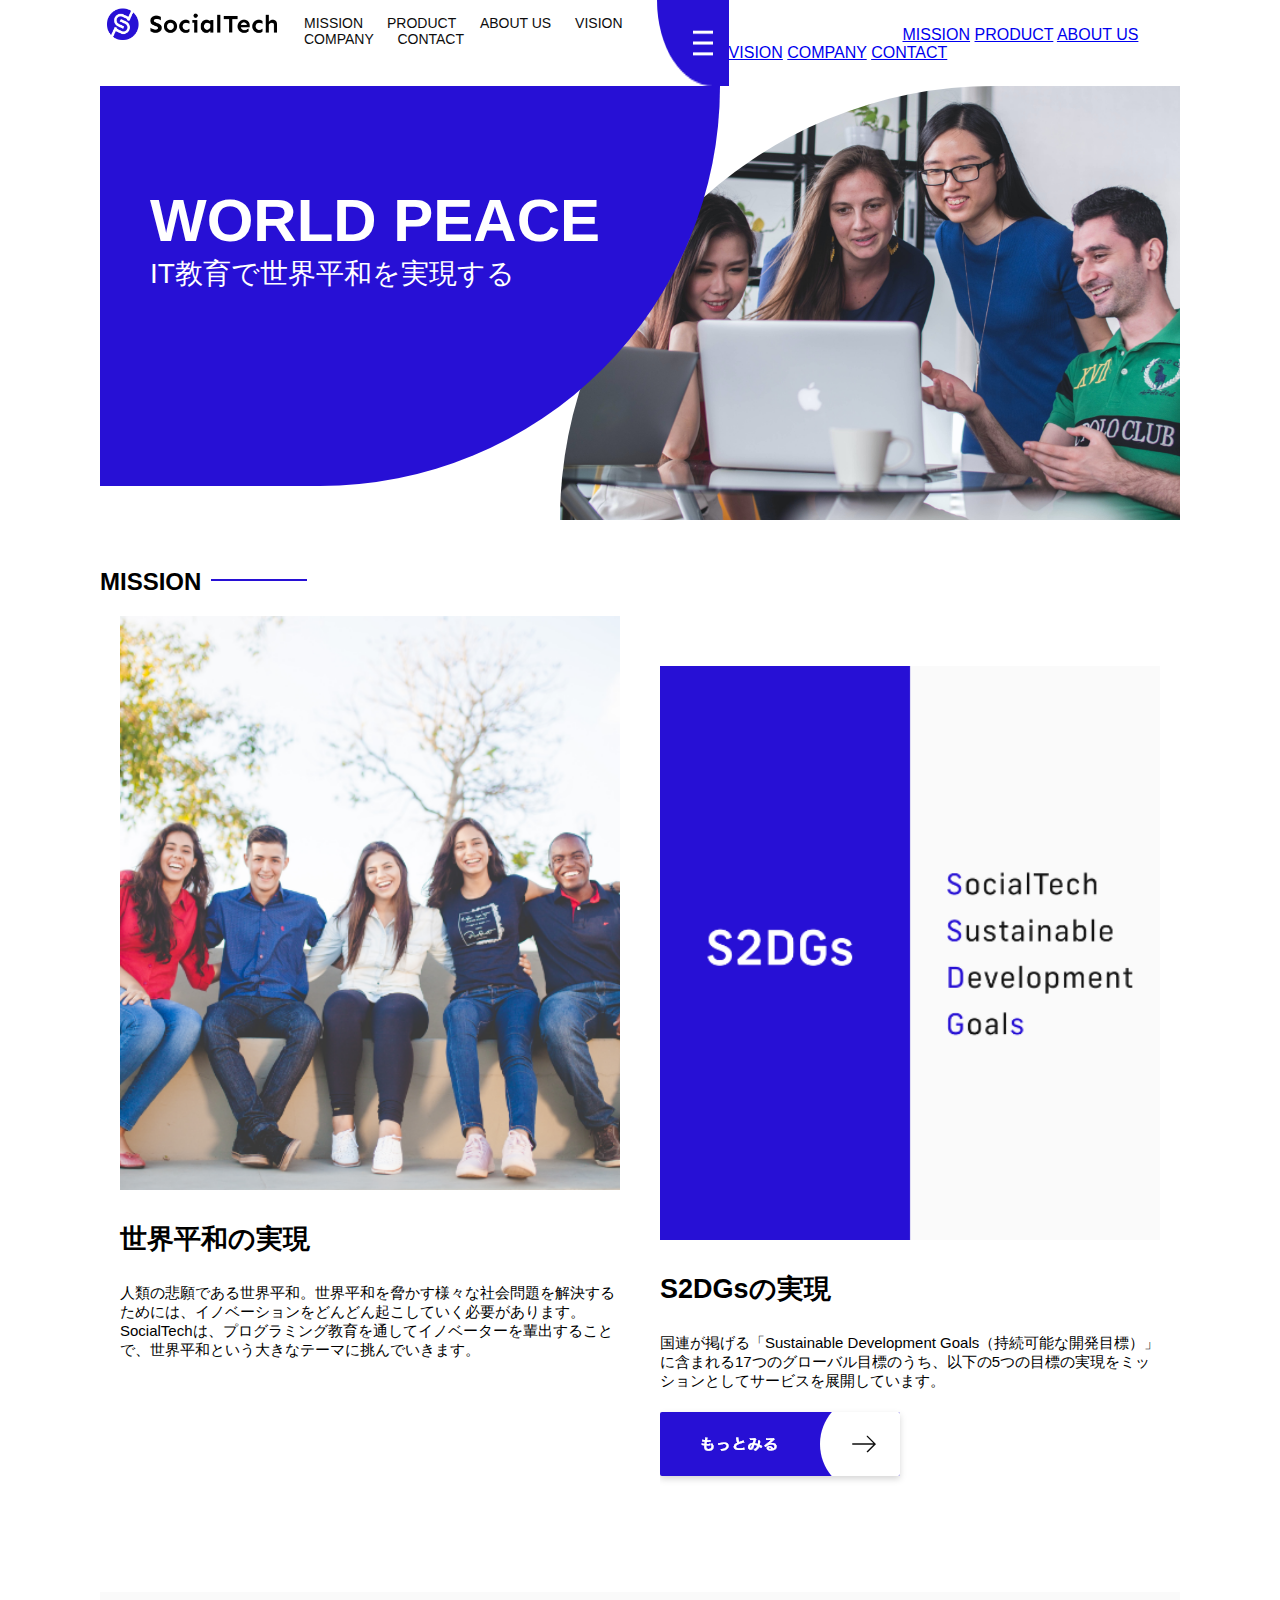
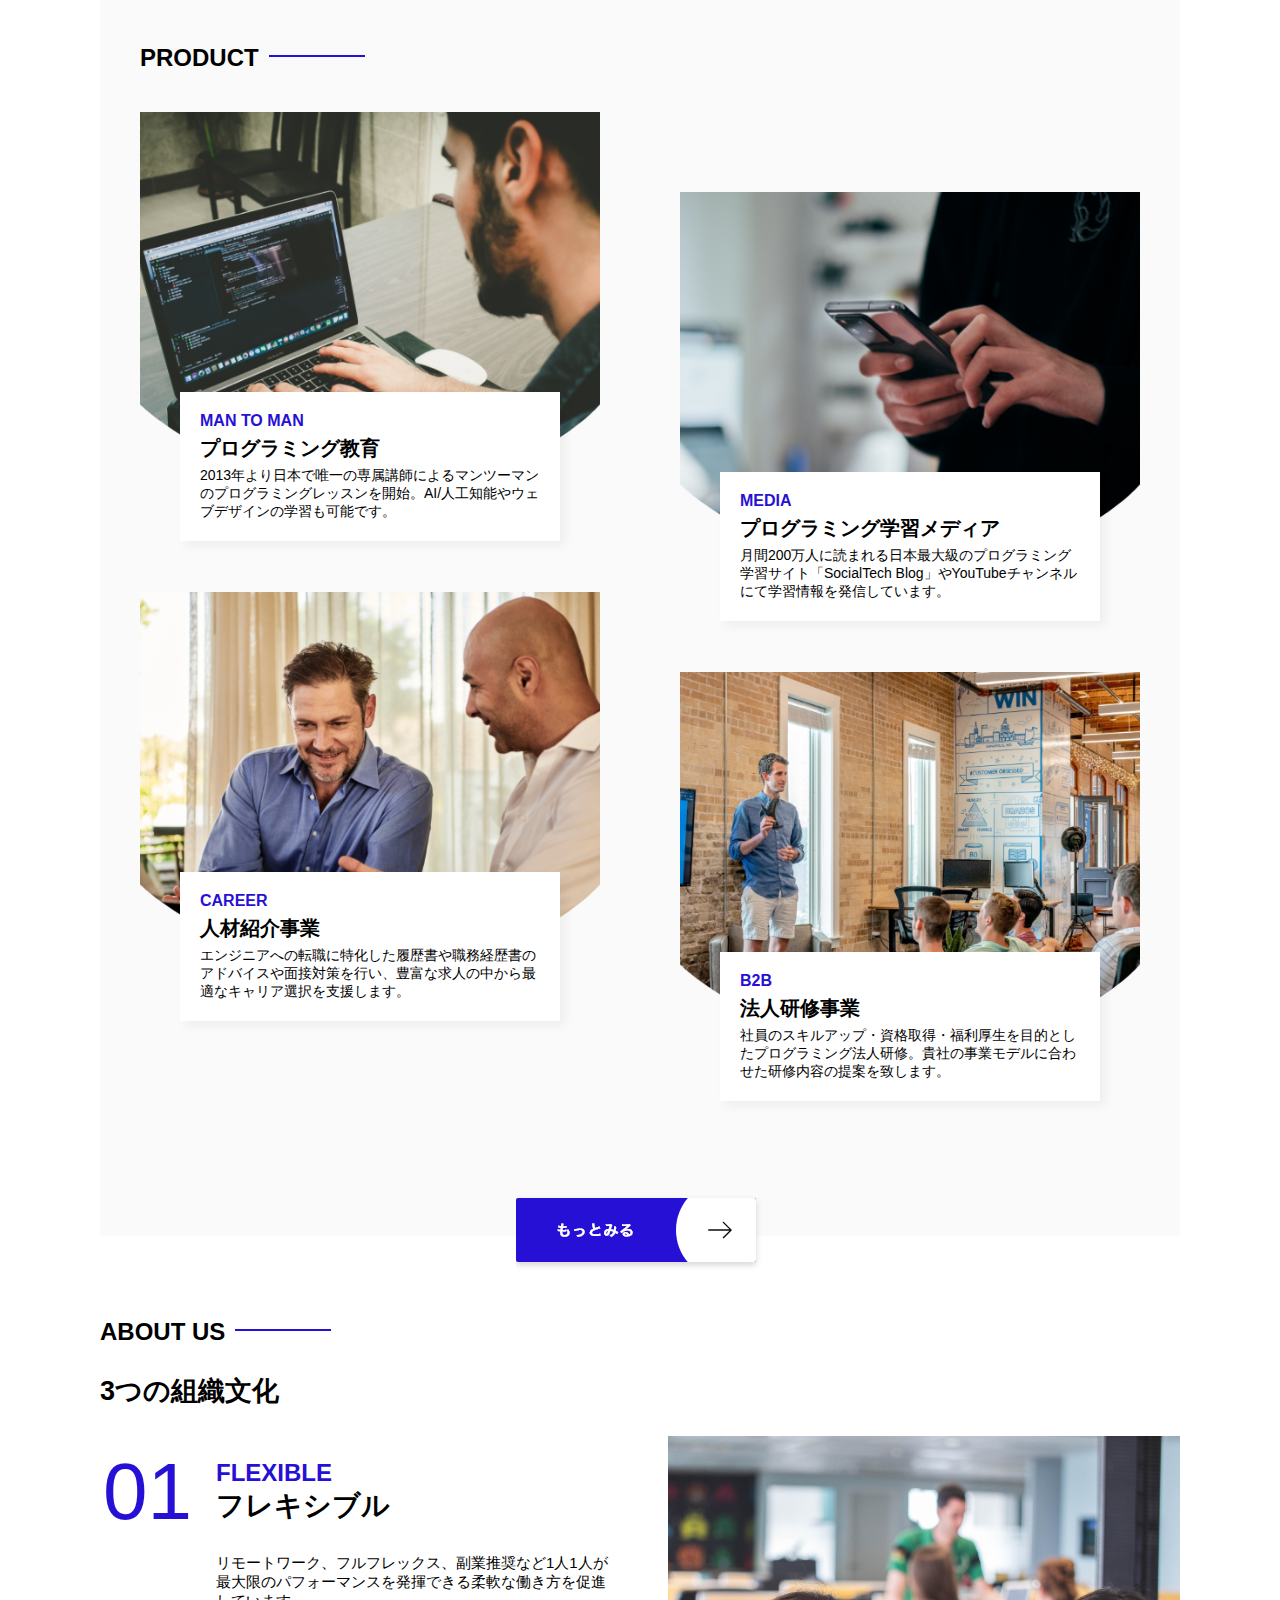
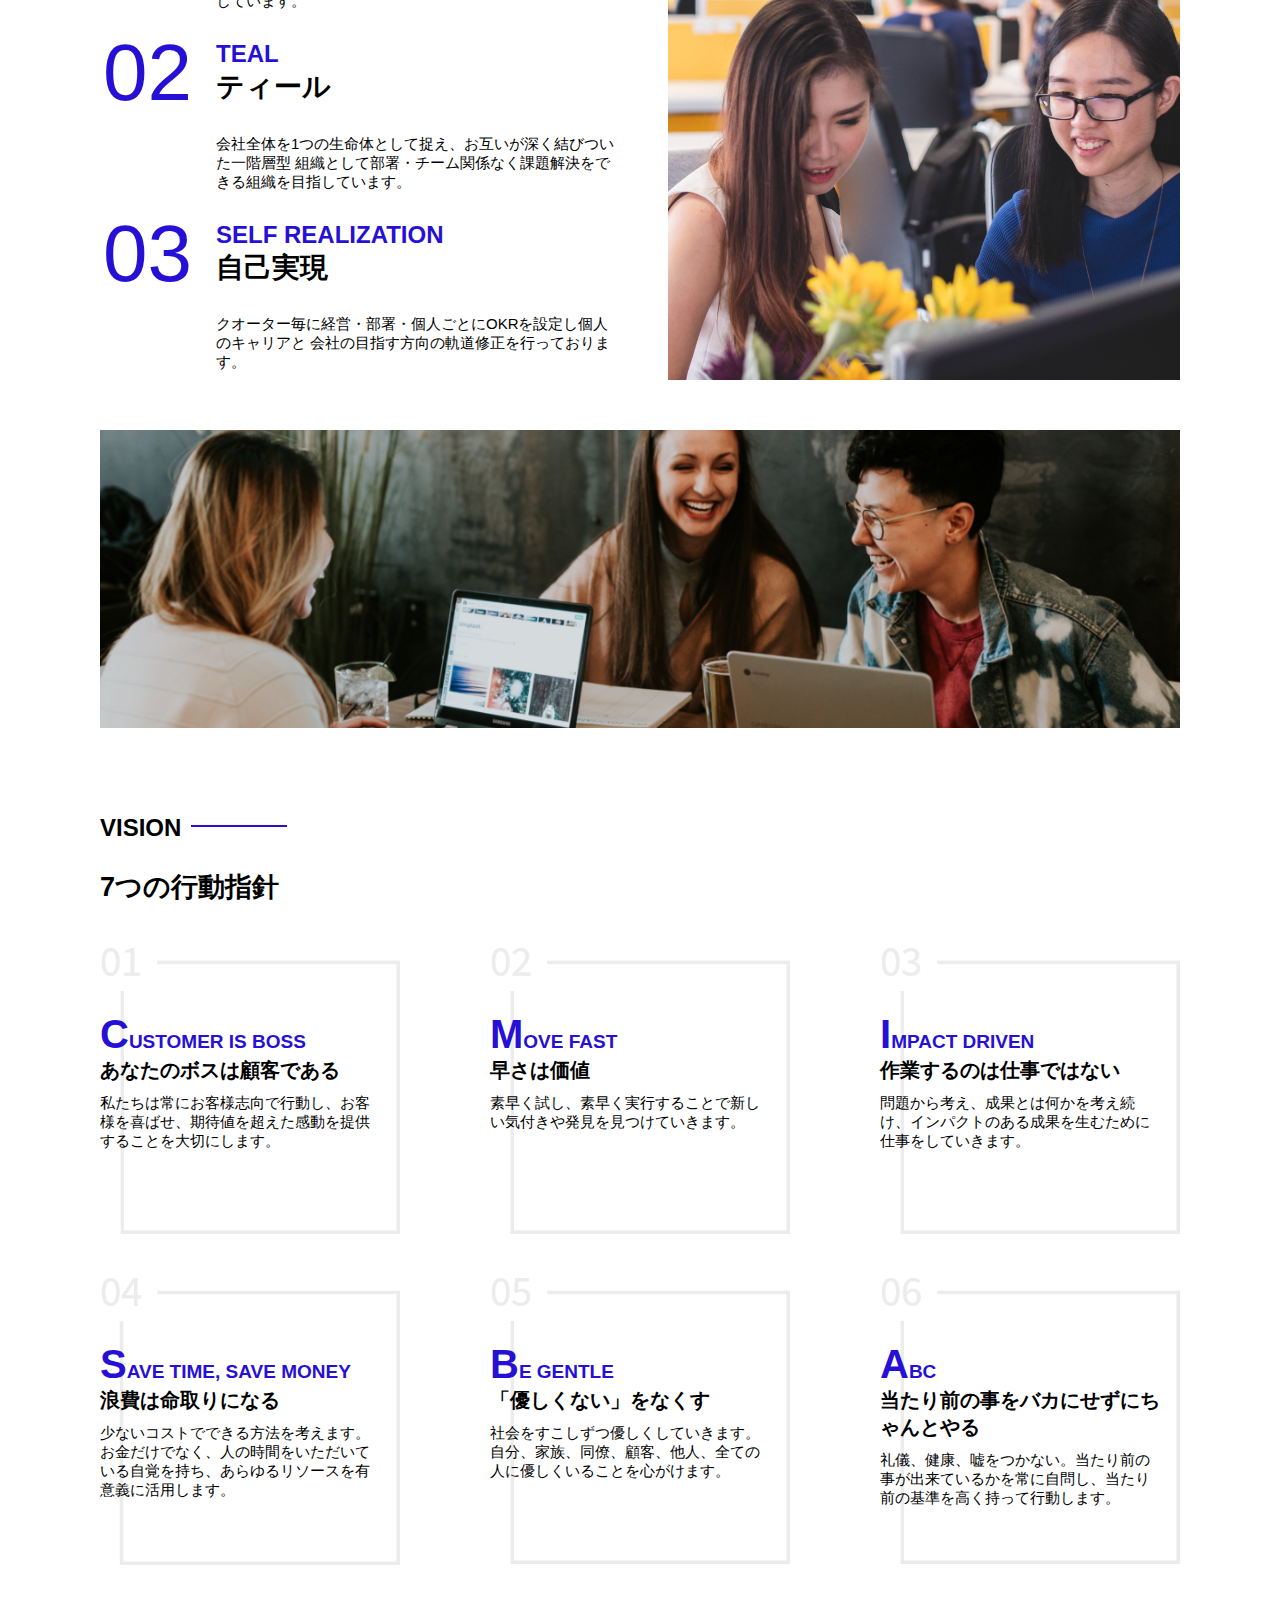
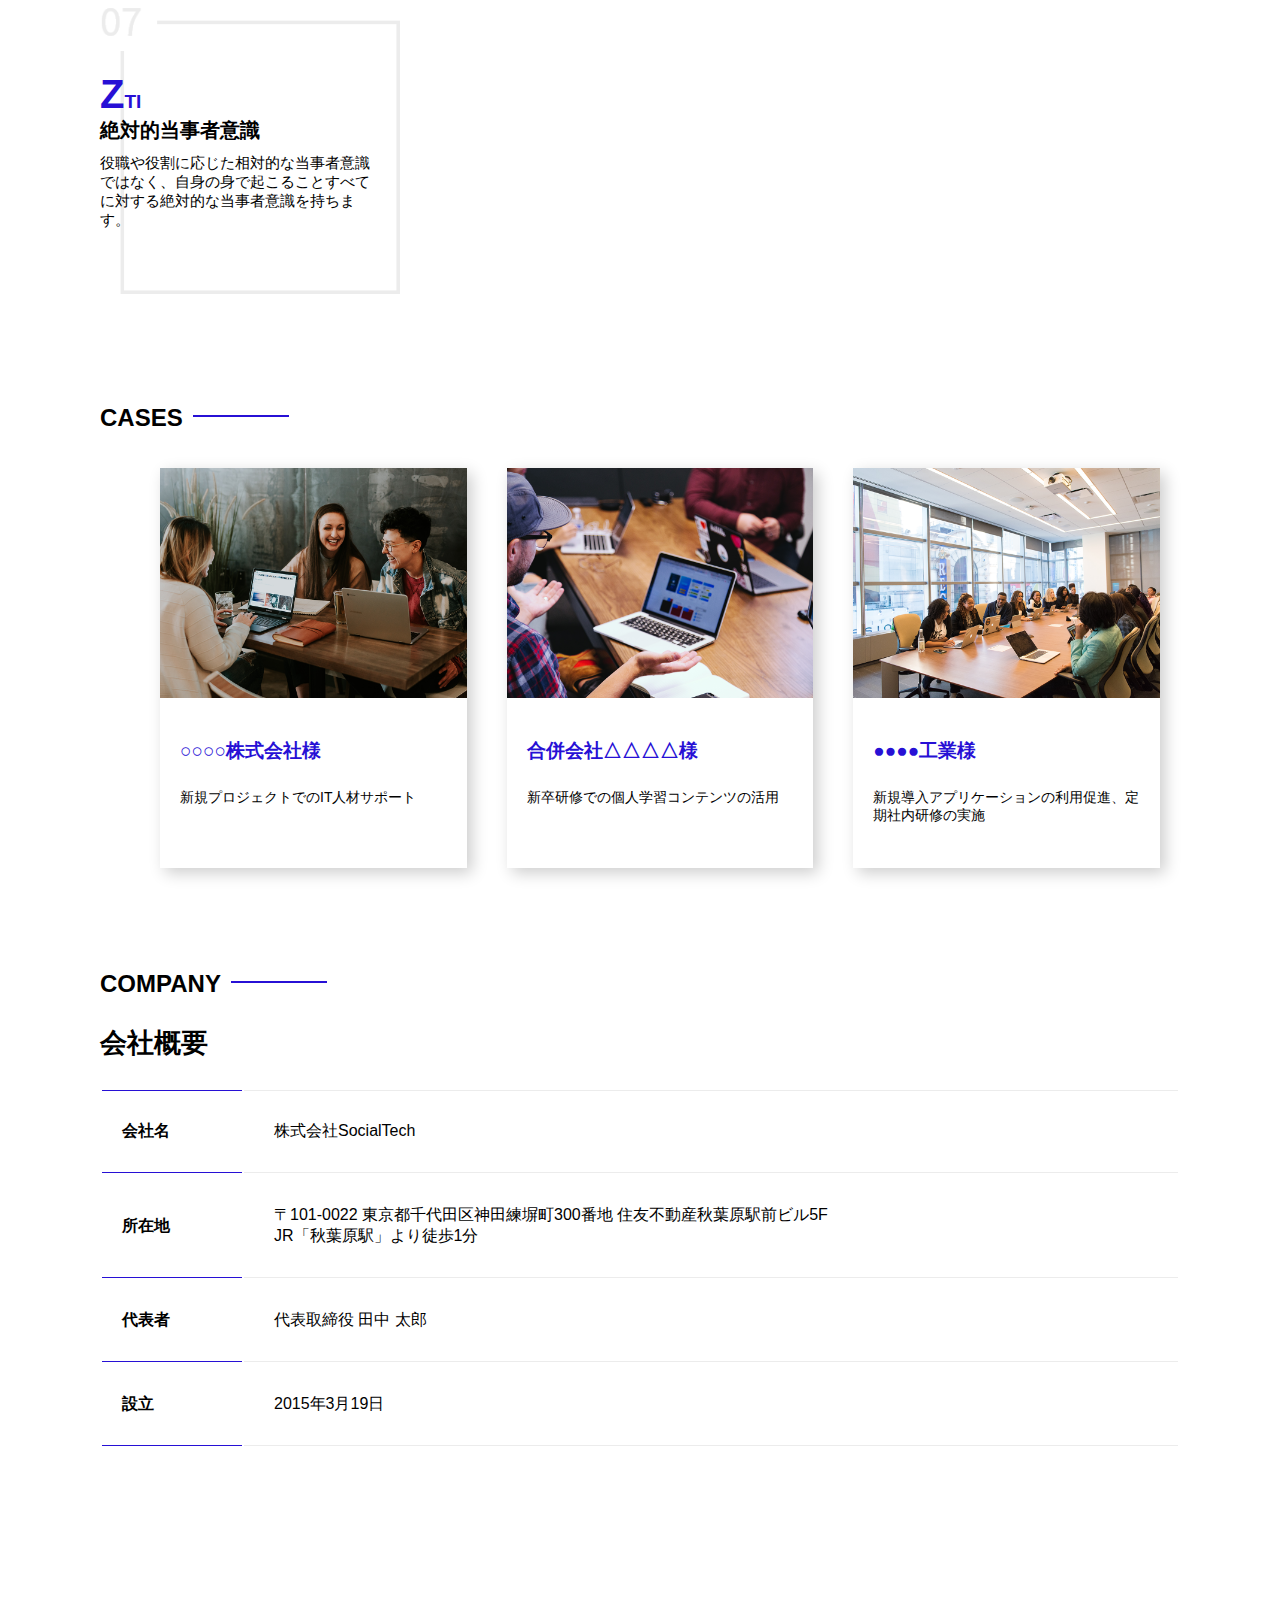
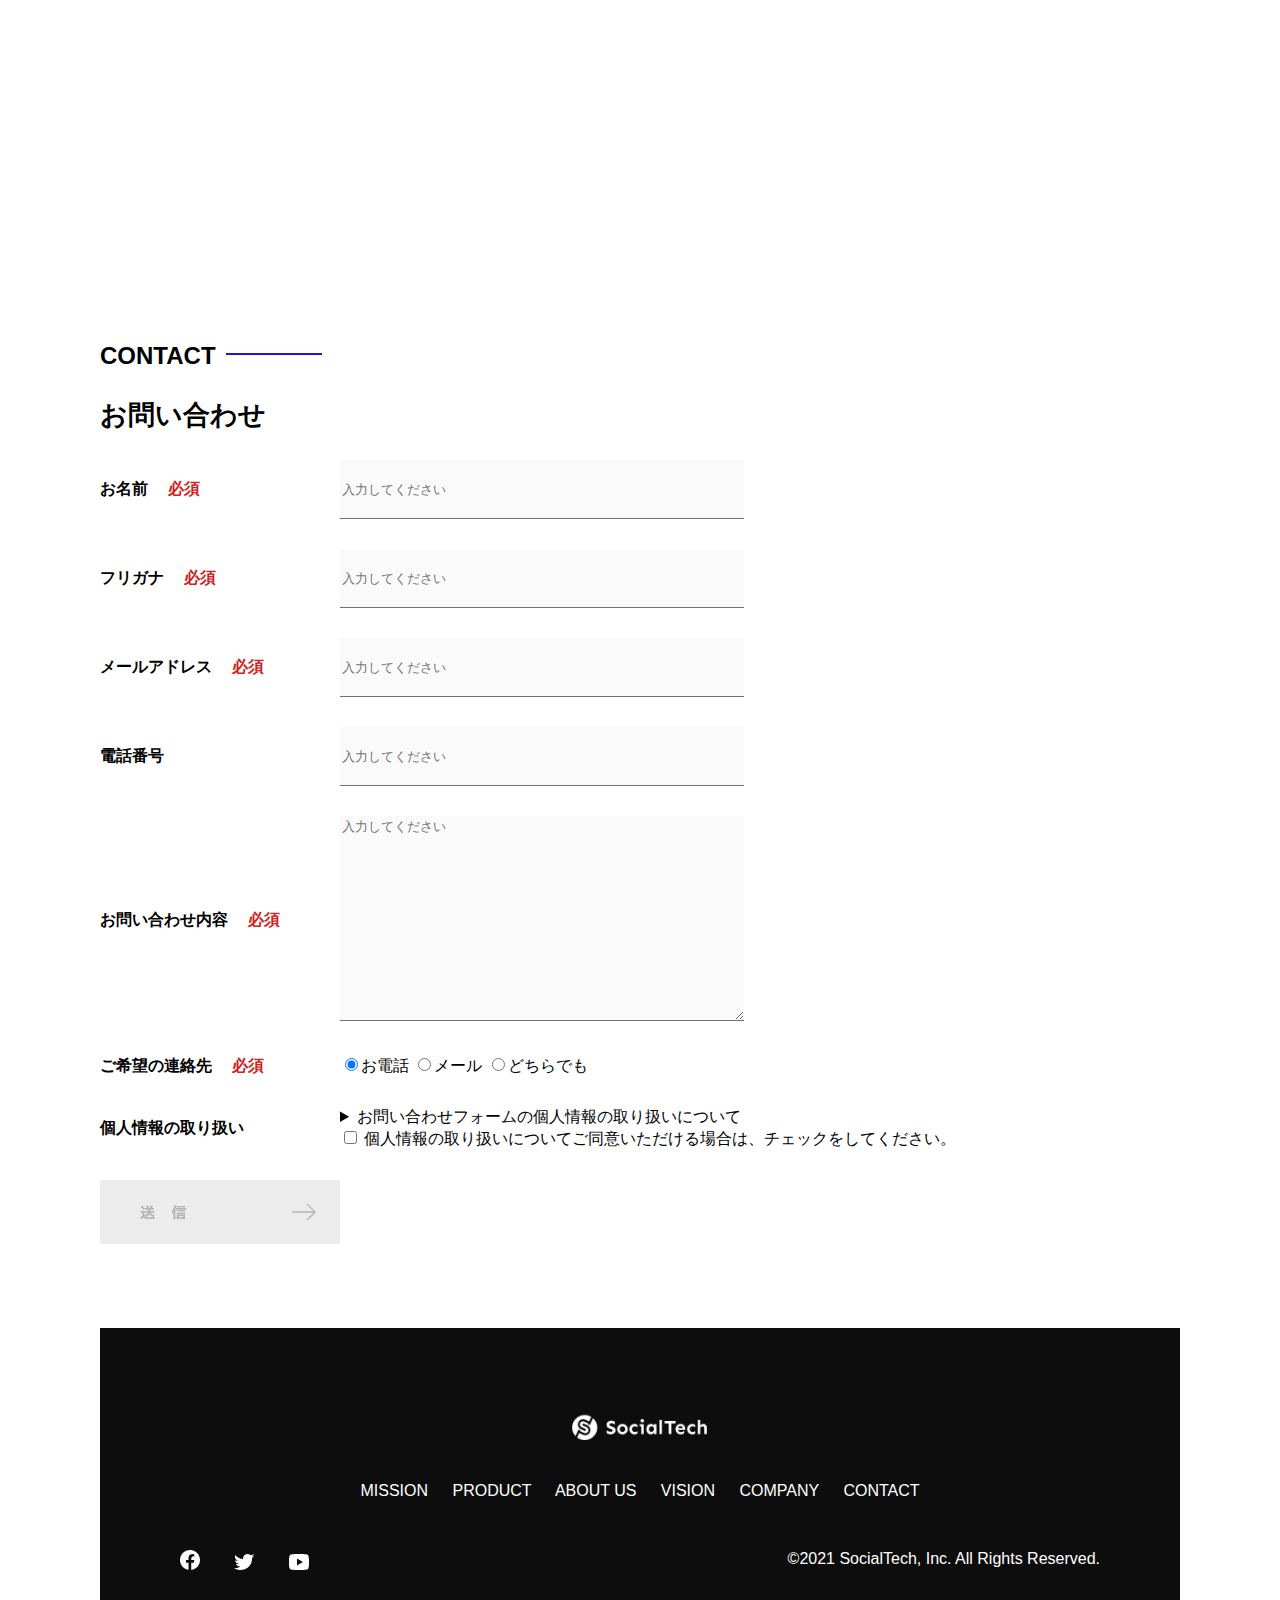
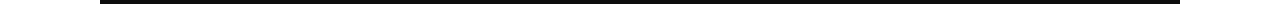
<file: socialtech/index.html>
<!DOCTYPE html>
  <html>
  <head>
    <title>SocialTech</title>
    <meta charset="UTF-8">
    <meta name="description" content="SocialTechはEdTech業界のリーディングカンパニーを目指します。">
    <meta name="viewport" content="width=device-width, initial-scale=1.0">
    <link rel="stylesheet" href="style.css">
  </head>

  <body>
    <!-- ヘッダー -->
    <header>
      <!-- ロゴ -->
      <a href="index.html" id="logo"><img src="images/logo.png" alt="トップページに戻る"></a>

      <!-- ナビ -->
      <nav id="nav-pc">
        <a href="mission.html">MISSION</a>
        <a href="product.html">PRODUCT</a>
        <a href="index.html#aboutus">ABOUT US</a>
        <a href="index.html#vision">VISION</a>
        <a href="index.html#company">COMPANY</a>
        <a href="index.html#contact">CONTACT</a>
      </nav>

      <img id="menu-sp" src="images/button-menu.png" alt="ナビゲーションを開く" onclick="document.getElementById('nav-sp').style.display = 'block'">

      <nav id="nav-sp">
        <img id="close" src="images/button-close.png" alt="ナビゲーションを閉じる" onclick="document.getElementById('nav-sp').style.display = 'none'">
        <a id="logo-sp" href="index.html" onclick="document.getElementById('nav-sp').style.display = 'none'"><img
            src="images/logo-sp.png" alt="トップページに戻る"></a>
        <a class="menu" href="mission.html" onclick="document.getElementById('nav-sp').style.display = 'none'">MISSION</a>
        <a class="menu" href="product.html" onclick="document.getElementById('nav-sp').style.display = 'none'">PRODUCT</a>
        <a class="menu" href="index.html#aboutus" onclick="document.getElementById('nav-sp').style.display = 'none'">ABOUT
          US</a>
        <a class="menu" href="index.html#vision"
          onclick="document.getElementById('nav-sp').style.display = 'none'">VISION</a>
        <a class="menu" href="index.html#company"
          onclick="document.getElementById('nav-sp').style.display = 'none'">COMPANY</a>
        <a class="menu" href="index.html#contact"
          onclick="document.getElementById('nav-sp').style.display = 'none'">CONTACT</a>
        <div id="sns">
          <a href="https://www.facebook.com/sejuku2013"><img src="images/button-facebook.png" alt="Facebookのリンク"></a>
          <a href="https://twitter.com/samuraijuku"><img src="images/button-twitter.png" alt="Twitterのリンク"></a>
          <a href="https://www.youtube.com/channel/UCCFOQO5aDK0xXam4cUQXT8g"><img src="images/button-youtube.png" alt="YouTubeのリンク"></a>
        </div>
      </nav>

    </header>

    <main>
      <article>
        <section id="main-visual">
          <div id="main-message">
            <h1>WORLD PEACE</h1>
            <p>IT教育で世界平和を実現する</p>
          </div>
          <img src="images/index/index-main.png" alt="PCの周りに集まる多国籍の仲間たち">
        </section>
        <!-- ここまでメインビジュアル -->

        <section id="mission">
          <h2 class="index-h2">MISSION</h2>
          <div id="mission-flex">
            <div>
              <img id="mission-photo" src="images/index/index-mission.png" alt="屋外のベンチで写真を撮影する多国籍の仲間たち">
              <h3>世界平和の実現</h3>
              <p>人類の悲願である世界平和。世界平和を脅かす様々な社会問題を解決するためには、イノベーションをどんどん起こしていく必要があります。SocialTechは、プログラミング教育を通してイノベーターを輩出することで、世界平和という大きなテーマに挑んでいきます。</p>
            </div>
            <div>
              <img id="s2dgs" src="images/index/s2dgs.png" alt="S2DGs">
             <h3>S2DGsの実現</h3>
             <p>国連が掲げる「Sustainable Development Goals（持続可能な開発目標）」に含まれる17つのグローバル目標のうち、以下の5つの目標の実現をミッションとしてサービスを展開しています。</p>
             <a href="mission.html">
               <img src="images/button-more.png" alt="もっとみる">
             </a>
            </div>
          </div>
        </section>
        <!-- ここまでミッションページ -->

        <section id="product">
          <h2 class="index-h2">PRODUCT</h2>
          <div>
            <div id="product-left">

              <div>
                <img class="product-photo" src="images/index/index-mantoman.png" alt="PCでコードを書く男性">
                <div class="product-explain">
                  <span>MAN TO MAN</span>
                  <h3>プログラミング教育</h3>
                  <p>2013年より日本で唯一の専属講師によるマンツーマンのプログラミングレッスンを開始。AI/人工知能やウェブデザインの学習も可能です。</p>
                </div>
              </div>

              <div>
                <img class="product-photo" src="images/index/index-career.png" alt="笑顔で話し合う2人の男性">
                <div class="product-explain">
                  <span>CAREER</span>
                  <h3>人材紹介事業</h3>
                  <p>エンジニアへの転職に特化した履歴書や職務経歴書のアドバイスや面接対策を行い、豊富な求人の中から最適なキャリア選択を支援します。</p>
                </div>
              </div>

            </div>

            <div id="product-right">
                <div>
                  <img class="product-photo" src="images/index/index-media.png" alt="スマートフォンを操作する人">
                  <div class="product-explain">
                    <span>MEDIA</span>
                    <h3>プログラミング学習メディア</h3>
                    <p>月間200万人に読まれる日本最大級のプログラミング学習サイト「SocialTech Blog」やYouTubeチャンネルにて学習情報を発信しています。</p>
                  </div>
                </div>

              <div>
                <img class="product-photo" src="images/index/index-b2b.png" alt="講演中の男性とそれを聴く人々">
                <div class="product-explain">
                 <span>B2B</span>
                 <h3>法人研修事業</h3>
                 <p>社員のスキルアップ・資格取得・福利厚生を目的としたプログラミング法人研修。貴社の事業モデルに合わせた研修内容の提案を致します。</p>
                </div>
              </div>
            </div>
          </div>

          <div>
            <a id="product-more" href="product.html">
              <img src="images/button-more.png" alt="もっとみる">
            </a>
          </div>
        </section>

        <section id="aboutus">
          <h2>ABOUT US</h2>
          <h3>3つの組織文化</h3>
          <div>
            <table class="culture-table">
              <tr>
                <td>
                  <span class="culture-num">01</span>
                </td>
                <td>
                  <span class="culture-en">FLEXIBLE</span>
                  <span class="culture-jp">フレキシブル</span>
                </td>
              </tr>
              <tr>
                <td></td>
                <td>
                  <p class="culture-description">
                  リモートワーク、フルフレックス、副業推奨など1人1人が最大限のパフォーマンスを発揮できる柔軟な働き方を促進しています。
                </td>
              </tr>
              <tr>
                <td>
                  <span class="culture-num">02</span>
                </td>
                <td>
                  <span class="culture-en">TEAL</span>
                  <span class="culture-jp">ティール</span>
                </td>
              </tr>
              <tr>
                <td></td>
                <td>
                  <p class="culture-description">
                    会社全体を1つの生命体として捉え、お互いが深く結びついた一階層型
                    組織として部署・チーム関係なく課題解決をできる組織を目指しています。
                  </p>
                </td>
              </tr>
              <tr>
                <td>
                  <span class="culture-num">03</span>
                </td>
                <td>
                  <span class="culture-en">SELF REALIZATION</span>
                  <span class="culture-jp">自己実現</span>
                </td>
              </tr>
                <td></td>
                <td>
                  <p class="culture-description">
                    クオーター毎に経営・部署・個人ごとにOKRを設定し個人のキャリアと
                    会社の目指す方向の軌道修正を行っております。
                  </p>
                </td>
              </tr>
            </table>
            <img class="culture-img" src="images/index/index-aboutus1.png" alt="笑顔で話し合う2人の女性">
          </div>
          <img class="culture-img2" src="images/index/index-aboutus2.png" alt="笑顔で話し合う3人の男女">
        </section>

        <section id="vision">
          <h2 class="index-h2">VISION</h2>
          <h3>7つの行動指針</h3>
          <div>
              <div class="vision-box">
                <img src="images/index/vision-01.png" alt="01">
                <span>
                <h4>CUSTOMER IS BOSS</h4>
                <h5>あなたのボスは顧客である</h5>
                <p>私たちは常にお客様志向で行動し、お客様を喜ばせ、期待値を超えた感動を提供することを大切にします。</p>
                </span>
              </div>
              <div class="vision-box">
                <img src="images/index/vision-02.png" alt="02">
                <span>
                  <h4>MOVE FAST</h4>
                  <h5>早さは価値</h5>
                  <p>素早く試し、素早く実行することで新しい気付きや発見を見つけていきます。</p>
                </span>
              </div>
              <div class="vision-box">
                <img src="images/index/vision-03.png" alt="03">
                <span>
                  <h4>IMPACT DRIVEN</h4>
                  <h5>作業するのは仕事ではない</h5>
                  <p>問題から考え、成果とは何かを考え続け、インパクトのある成果を生むために仕事をしていきます。</p>
                </span>
              </div>
              <div class="vision-box">
                <img src="images/index//vision-04.png" alt="04">
                <span>
                  <h4>SAVE TIME, SAVE MONEY</h4>
                  <h5>浪費は命取りになる</h5>
                  <p>少ないコストでできる方法を考えます。お金だけでなく、人の時間をいただいている自覚を持ち、あらゆるリソースを有意義に活用します。</p>
                </span>
              </div>
              <div class="vision-box">
                <img src="images/index/vision-05.png" alt="05">
                <span>
                  <h4>BE GENTLE</h4>
                  <h5>「優しくない」をなくす</h5>
                  <p>社会をすこしずつ優しくしていきます。自分、家族、同僚、顧客、他人、全ての人に優しくいることを心がけます。</p>
                </span>
              </div>
              <div class="vision-box">
                <img src="images/index/vision-06.png" alt="06">
                <span>
                  <h4>ABC</h4>
                  <h5>当たり前の事をバカにせずにちゃんとやる</h5>
                  <p>礼儀、健康、嘘をつかない。当たり前の事が出来ているかを常に自問し、当たり前の基準を高く持って行動します。</p>
                </span>
              </div>
              <div class="vision-box">
                <img src="images/index/vision-07.png" alt="07">
                <span>
                  <h4>ZTI</h4>
                  <h5>絶対的当事者意識</h5>
                  <p>役職や役割に応じた相対的な当事者意識ではなく、自身の身で起こることすべてに対する絶対的な当事者意識を持ちます。</p>
                </span>
              </div>
          </div>
        </section>


        <section id="cases">
          <h2 class="index-h2">CASES</h2>
          <ul id="case-flex">
            <li class="case-box">
              <img class="case-img"
                src="images/index/case-1.png"
                alt="仲良く語り合う3人"/>
              <div class="case-card">
                <h4 class="case-name">○○○○株式会社様</h4>
                <p class="case-content">新規プロジェクトでのIT人材サポート</p>
              </div>
            </li>
            <li class="case-box">
              <img class="case-img"
              src="images/index/case-2.png"
              alt="PCでコンテンツを見る"/>
              <div class="case-card">
                <h4 class="case-name">合併会社△△△△様</h4>
                <p class="case-content">新卒研修での個人学習コンテンツの活用</p>
              </div>
            </li>
            <li class="case-box">
              <img class="case-img"
                src="images/index/case-3.png"
                alt="社内研修中の会議室"/>
              <div class="case-card">
                <h4 class="case-name">●●●●工業様</h4>
                <p class="case-content">新規導入アプリケーションの利用促進、定期社内研修の実施</p>
              </div>
            </li>
          </ul>
        </section>


        <section id="company">
          <h2 class="index-h2">COMPANY</h2>
          <h3>会社概要</h3>
          <table id="company-table">
            <tr>
              <th class="tableheader-first">会社名</th>
              <td class="cell-first">株式会社SocialTech</td>
            </tr>
            <tr>
              <th class="tableheader">所在地</th>
              <td class="cell">〒101-0022 東京都千代田区神田練塀町300番地 住友不動産秋葉原駅前ビル5F<br>JR「秋葉原駅」より徒歩1分</td>
            </tr>
            <tr>
              <th class="tableheader">代表者</th>
              <td class="cell">代表取締役 田中 太郎</td>
            </tr>
            <tr>
              <th class="tableheader">設立</th>
              <td class="cell">2015年3月19日</td>
            </tr>
          </table>
          <iframe
          src="https://www.google.com/maps/embed?pb=!1m18!1m12!1m3!1d3240.0688551336807!2d139.7720776771055!3d35.69992317258124!2m3!1f0!2f0!3f0!3m2!1i1024!2i768!4f13.1!3m3!1m2!1s0x60188fee13660e23%3A0x77137876edf742ac!2z5L2P5Y-L5LiN5YuV55Sj56eL6JGJ5Y6f6aeF5YmN44OT44Or!5e0!3m2!1sja!2sjp!4v1704858013291!5m2!1sja!2sjp"
          style="border:0;" allowfullscreen="" loading="lazy">
        </iframe>
        </section>

        <section id="contact">
          <h2 class="index-h2">CONTACT</h2>
          <h3>お問い合わせ</h3>
          <form>
        <div>
          <div class="contact-heading">
            <label class="contact-label">お名前<span class="contact-span">必須</span></label>
          </div>
          <div>
            <input type="text" name="name" placeholder="入力してください" class="contact-textbox">
          </div>
        </div>
        <div>
          <div class="contact-heading">
            <label class="contact-label">フリガナ<span class="contact-span">必須</span></label>
          </div>
          <div>
            <input type="text" name="hurigana" placeholder="入力してください" class="contact-textbox">
          </div>
        </div>
        <div>
          <div class="contact-heading">
            <label class="contact-label">メールアドレス<span class="contact-span">必須</span></label>
          </div>
          <div>
            <input type="text" name="email" placeholder="入力してください" class="contact-textbox">
          </div>
        </div>
        <div>
          <div class="contact-heading">
            <label class="contact-label">電話番号</label>
          </div>
          <div>
            <input type="text" name="tel" placeholder="入力してください" class="contact-textbox">
          </div>
        </div>
        <div>
          <div class="contact-heading">
            <label class="contact-label">お問い合わせ内容<span class="contact-span">必須</span></label>
          </div>
          <div>
            <textarea class="contact-textarea" placeholder="入力してください" name="message"></textarea>
          </div>
        </div>
        <div>
          <div class="contact-heading">
            <label class="contact-label">ご希望の連絡先<span class="contact-span">必須</span></label>
          </div>
          <div>
            <input class="radiobutton" type="radio" value="tel" name="contact" checked><label>お電話</label>
            <input class="radiobutton" type="radio" value="mail" name="contact"><label>メール</label>
            <input class="radiobutton" type="radio" value="both" name="contact"><label>どちらでも</label>
          </div>
        </div>
        <div>
          <div class="contact-heading">
            <label class="contact-label">個人情報の取り扱い</label>
          </div>
          <div>
            <details>
              <summary>お問い合わせフォームの個人情報の取り扱いについて</summary>
              <div>
                <span>１．組織の名称又は氏名</span><br>
                株式会社SocialTech<br><br>
                <span>２．個人情報保護管理者（若しくはその代理人）の氏名又は職名、所属及び連絡先
                  鈴木 一郎 コーポレート部</span><br>
                メールアドレス：samurai@example.com<br>
                TEL：03-1234-5678<br>
                <span>３．個人情報の利用目的</span><br>
                ・本サービス及び本サービスに関連する情報の提供又はそれらに関する連絡のため<br>
                ・ユーザーの本人確認のため<br>
                ・当社サービスのご案内のため<br>
                ・当社の商品等の広告または宣伝（電子メールによるものを含むものとします。）<br><br>
                <span>４．個人情報の取り扱い業務の委託</span><br>
                個人情報の取扱業務の全部または一部を外部に業務委託する場合があります。<br>
                その際、弊社は、個人情報を適切に保護できる管理体制を敷き実行していることを条件として<br>
                委託先を厳選したうえで、機密保持契約を委託先と締結し、お客様の個人情報を厳密に管理させます。<br><br>
                <span>５．個人情報の開示等の請求</span><br>
                お客様は、弊社に対してご自身の個人情報の開示等（利用目的の通知、開示、内容の訂正・追加・削除、利用の停止または消去、第三者への提供の停止）に関して、当社問合わせ窓口に申し出ることができます。<br>
                その際、弊社はお客様ご本人を確認させていただいたうえで、合理的な期間内に対応いたします。<br><br>
                なお、個人情報に関する弊社問合わせ先は、次の通りです。<br><br>
                株式会社SocialTech　個人情報問合せ窓口<br>
                〒101-0022 東京都千代田区神田練塀町300番地 住友不動産秋葉原駅前ビル5F<br>
                メールアドレス：samurai@example.com　TEL：03-1234-5678<br><br>
                <span>６．個人情報を提供されることの任意性について</span><br><br>
                お客様がご自身の個人情報を弊社に提供されるか否かは、お客様のご判断によりますが、もしご提供されない場合には、適切なサービスが提供できない場合がありますので予めご了承ください。
              </div>
            </details>
            <input type="checkbox" name="agree">
            <span>個人情報の取り扱いについてご同意いただける場合は、チェックをしてください。</span>
            </div>
            </div>
            <input type="image" src="images/button-submit.png" alt="送信する">
          </form>
        </section>
      </article>
      <footer>
        <div id="footer-logo">
          <img src="images/logo-sp.png" alt="SocialTech">
        </div>
        <div id="footer-link">
          <a href="mission.html">MISSION</a>
          <a href="product.html">PRODUCT</a>
          <a href="index.html#aboutus">ABOUT US</a>
          <a href="index.html#vision">VISION</a>
          <a href="index.html#company">COMPANY</a>
          <a href="index.html#contact">CONTACT</a>
        </div>
        <div id="sns-footer">
          <a href="https://www.facebook.com/sejuku2013"><img src="images/button-facebook.png" alt="Facebookのリンク"></a>
          <a href="https://twitter.com/samuraijuku"><img src="images/button-twitter.png" alt="Twitterのリンク"></a>
          <a href="https://www.youtube.com/channel/UCCFOQO5aDK0xXam4cUQXT8g"><img src="images/button-youtube.png" alt="YouTubeのリンク"></a>
          <span id="copyright">&copy;2021 SocialTech, Inc. All Rights Reserved. </span>
        </div>
      </footer>
    </main>
    
  </body>

  </html>
</file>
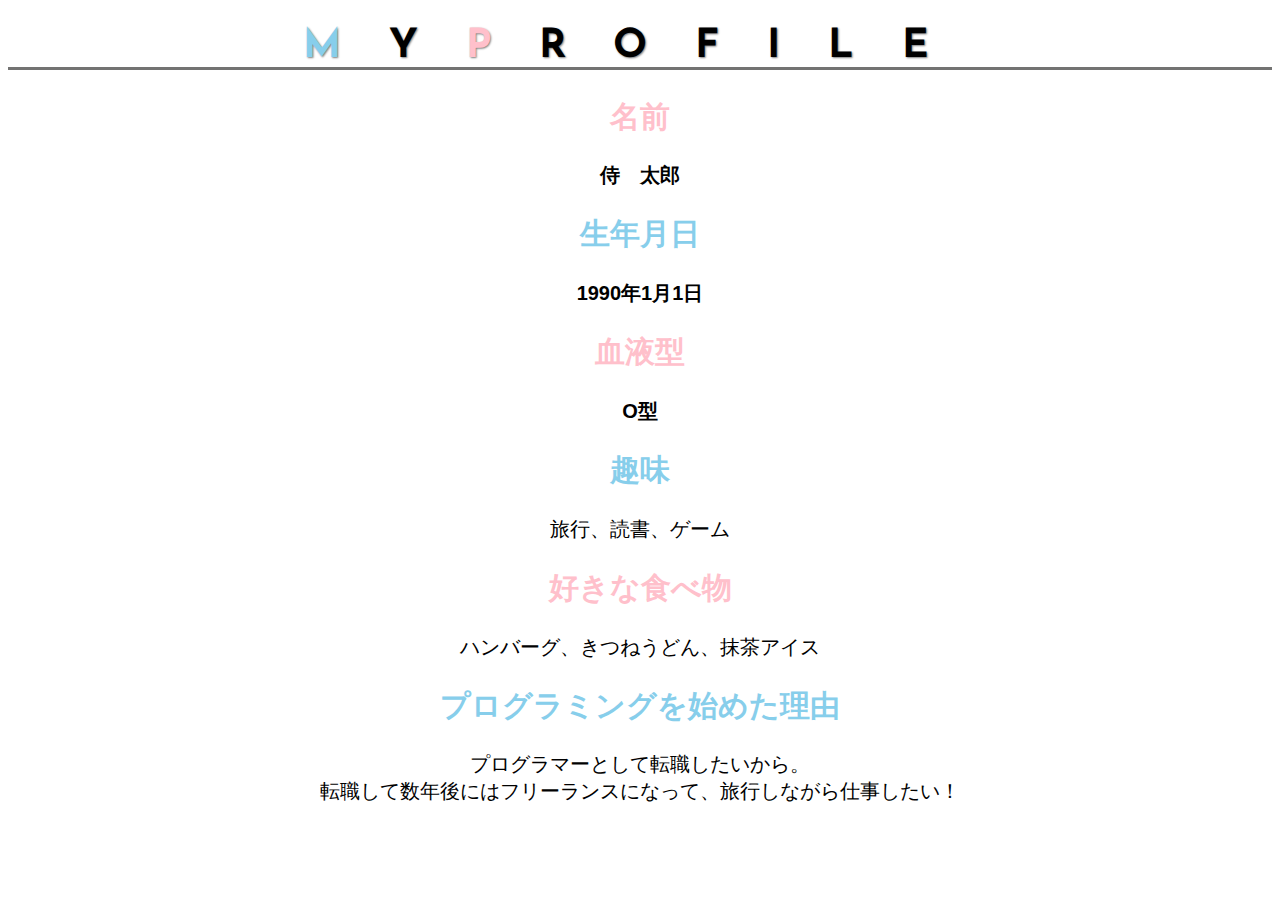
<file: kadai_014/kadai_014.html>
<!DOCTYPE html>
<html>
  <head>
    <title>14章課題</title>
    <meta name="description" content="このページは14章の課題です。">
    <meta charset="utf-8">
    <link rel="stylesheet" href="style.css">
    <link rel="preconnect" href="https://fonts.googleapis.com">
    <link rel="preconnect" href="https://fonts.gstatic.com" crossorigin>
    <link href="https://fonts.googleapis.com/css2?family=Josefin+Sans&family=Noto+Sans+JP&display=swap" rel="stylesheet">
  </head>

  <body>
    <header>
      <h1><span class="blue">M</span>Y<span class="pink">P</span>ROFILE</h1>
    </header>

    <main>
      <div id="basic">
        <h2 class="pink">名前</h2>
        <p>侍　太郎</p>
        <h2 class="blue">生年月日</h2>
        <p>1990年1月1日</p>
        <h2 class="pink">血液型</h2>
        <p>O型</p>
      </div>
      <h2 class="blue">趣味</h2>
      <p>旅行、読書、ゲーム</p>
      <h2 class="pink">好きな食べ物</h2>
      <p>ハンバーグ、きつねうどん、抹茶アイス</p>
      <h2 class="blue">プログラミングを始めた理由</h2>
      <p>プログラマーとして転職したいから。<br>
        転職して数年後にはフリーランスになって、旅行しながら仕事したい！</p>
    </main>
  </body>
</html>
</file>
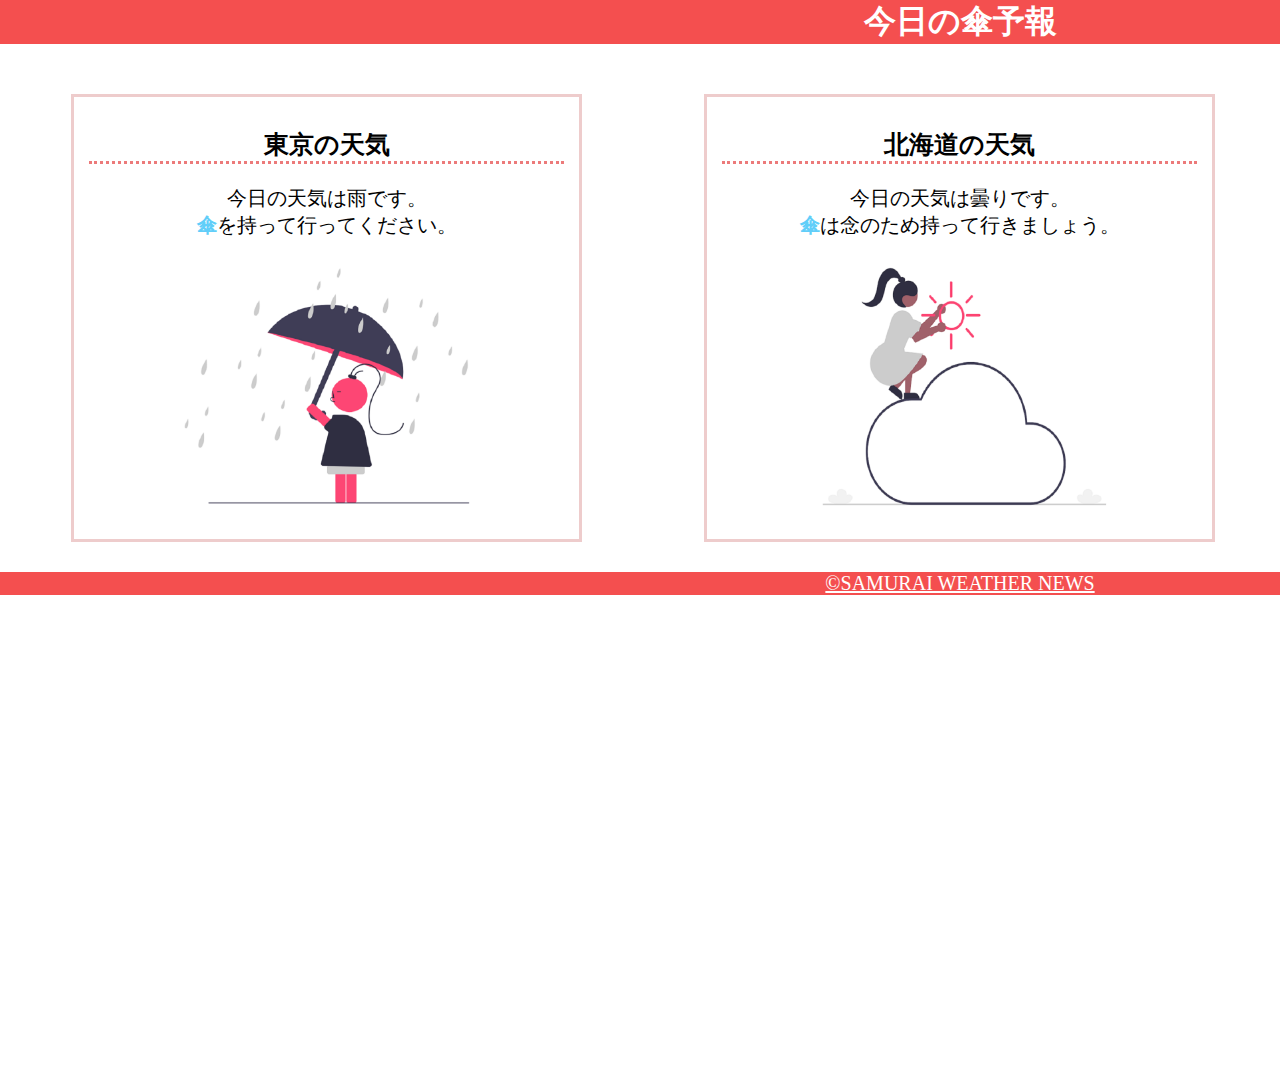
<file: kadai_022/kadai_022.html>
<!DOCTYPE html>
<html>
  <head>
    <title>22章課題</title>
    <meta  name="description" content="このページは22章の課題です。">
    <meta charset="utf-8">
    <meta name="viewport" content="width=device-width, initial-scale=1.0">
    <link rel="stylesheet" href="style.css">
    <!-- ここにグーグルのフォントを読み込む -->
  </head>

  <body>
    <header>
      <h1>今日の傘予報</h1>
    </header>

    <main>
      <div id="parent">

        <div class="contents">
          <h2>東京の天気</h2>
          <p>今日の天気は雨です。</p>
          <p>傘を持って行ってください。</p>
          <img src="images/rainy.png" alt="雨の画像">
        </div>

        <div class="contents">
          <h2>北海道の天気</h2>
          <p>今日の天気は曇りです。</p>
          <p>傘は念のため持って行きましょう。</p>
          <img src="images/cloudy.png" alt="曇りの画像">
        </div>

        <div class="contents">
          <h2>沖縄の天気</h2>
          <p>今日の天気は晴れです。</p>
          <p>傘は必要ないでしょう。</p>
          <img src="images/sunny.png" alt="晴れの画像">
        </div>

      </div>
    </main>

    <footer>
      <a href="https://www.sejuku.net/corp/">&copy;SAMURAI WEATHER NEWS</a>
    </footer>
  </body>
</html>
</file>
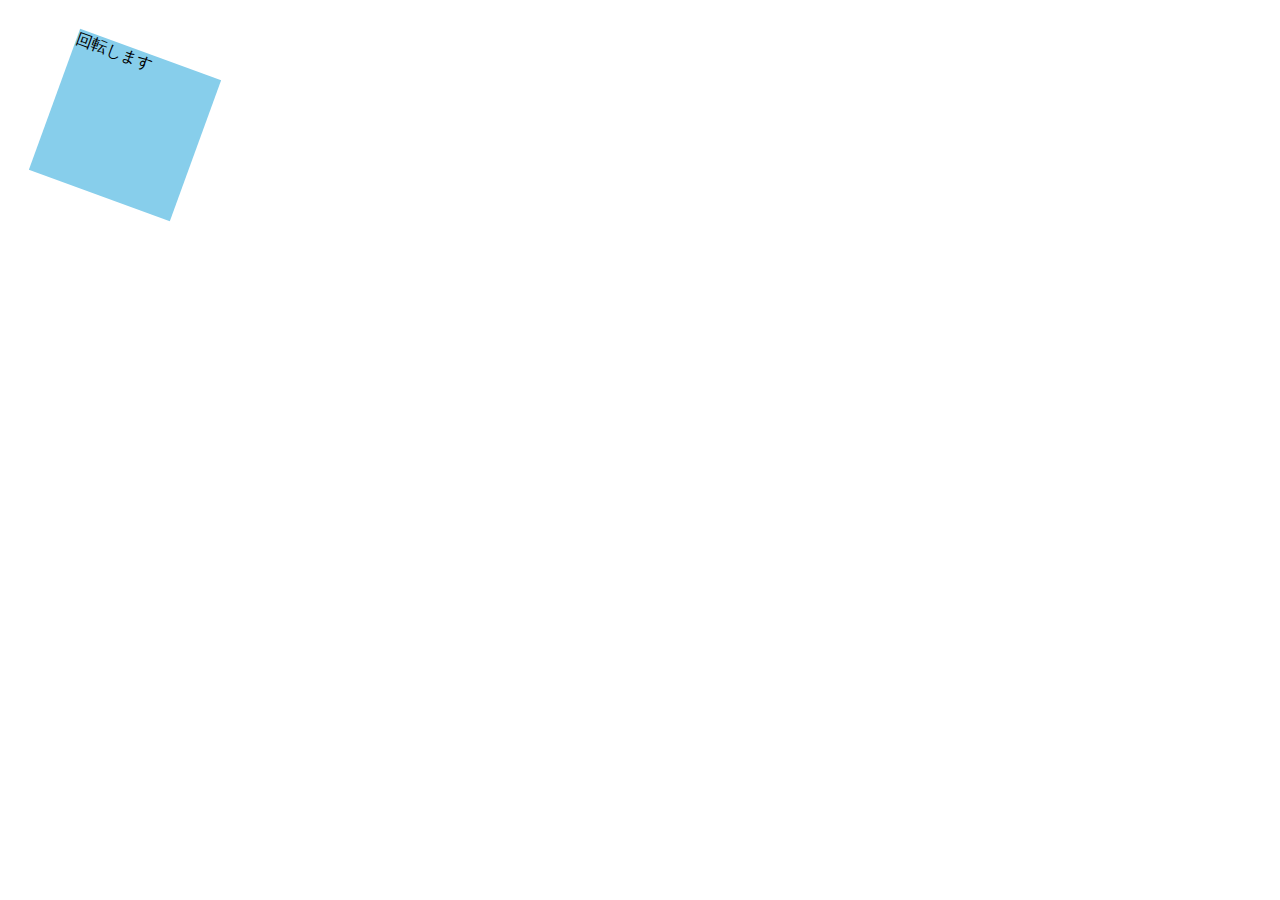
<file: kadai_mdn_css/mdn.html>
<!DOCTYPE html>
<html>

<head>
    <style>
        div {
            position: absolute;
            left: 50px;
            top: 50px;
            width: 150px;
            height: 150px;
            background-color: skyblue;
            transform: rotate(20deg);
        }
    </style>
</head>

<body>
    <div>
        回転します
    </div>

</body>

</html>
</file>
<file: socialtech/style.css>
body {
  font-family: "Source Sans Pro", "Hiragino Kaku Gothic ProN", Meiryo, Arial, sans-serif;
}

p {
  font-size: 15px;
}

@media screen and (min-width: 768px) {
/* 横幅設定 */
body {
  max-width: 1080px;
  min-width: 960px;
  margin: 0 auto 0 auto;
}

/* ヘッダー */
header {
  display: flex;
  justify-content: space-between;
}

 /* ナビのレイアウト */
 #nav-pc {
  font-size: 14px;
  padding-top: 15px;
}

/* ナビのリンクの装飾 */
#nav-pc > a {
  text-decoration: none;
  margin-left: 20px;
}
#nav-pc > a:link {
  color: #0d0d0d;
}
#nav-pc > a:visited {
  color: #0d0d0d;
}
#nav-pc > a:hover {
  color: #0d0d0d;
  text-decoration: underline;
}
#nav-pc > a:active {
  color: #0d0d0d;
}

#main-visual {
  position: relative;
  height: 400px;
}

#main-message {
    position: absolute;
    top: 0;
    left: 0;
    background-color: #2710d5;
    color: #ffffff;
    border-radius: 0 0 476px 0;
    max-width: 620px;
    height: 100%;
    width: 100%;
    z-index: 11;
}

#main-message > h1 {
  font-size: 60px;
  font-weight: bold;
  margin: 100px 0 0 50px;
}

#main-message > p { 
  font-size: 28px;
  margin: 0 0 0 50px;
}

#main-visual > img {
  max-width: 620px;
  border-radius: 476px 0 0 0;
  position: absolute;
  top: 0;
  right: 0;
  z-index: 10;
}

/* ここまでメインビジュアル */

h2 {
  margin: 40px 0 0 0;
}

h2::after {
  content: url("images/line.png");
  margin-left: 10px;
}

h3 {
  font-size: 27px;
}

#mission {
  margin: 80px auto 80px auto;
  width: 100%;
}

#mission-flex {
  width: 100%;
  display: flex;
}

#mission-flex > div {
  width: 50%;
  margin: 20px;
}

#mission-photo {
  width: 100%;
}

#s2dgs {
  margin-top: 50px;
  width: 100%;
}
/* ここまでミッションページ */

#product > div {
  display: flex;
  margin-top: 40px;
}

#product {
  background-color: #fafafa;
  margin: 80px 0;
  padding: 10px 40px 0 40px;
}

#product-left {
  width: 50%;
  margin-right: 20px;
}

#product-right {
  width: 50%;
  margin-left: 20px;
  margin-top: 80px;
}

#product-left > div {
  position: relative;
  height: 480px;
  margin-right: 20px;
}

#product-right > div {
  position: relative;
  height: 480px;
  margin-left: 20px;
}

.product-photo {
  width: 100%;
}

.product-explain {
  background-color: #ffffff;
  position: absolute;
  left: 0;
  top: 280px;
  margin: 0 40px 0 40px;
  padding: 20px;
  box-shadow: 5px 5px 10px rgba(0, 0, 0, 0.05);
}

.product-explain > span {
  color: #2710d5;
  font-weight: bold;
  font-size: 16px;
  margin: 0;
}

.product-explain > h3 {
  font-size: 20px;
  margin: 5px 0 5px 0;
}

.product-explain > p {
  font-size: 14px;
  margin: 0;
}

#product-more {
  margin: 0 auto -42px auto;
}

#aboutus > div {
  display: flex;
}

#aboutus {
  margin: 80px auto 80px auto;
}

.culture-img2 {
  margin-top: 50px;
  width: 100%;
}

.culture-img {
  width: 100%;
  align-self: flex-start;
}

.culture-table {
  margin-right: 50px;
}

.culture-num {
  font-size: 80px;
  color: #2710d5;
  margin: 0 20px 0 0;
}

.culture-en {
  color: #2710d5;
  font-weight: bold;
  font-size: 24px;
  display: block;
}

.culture-jp {
  font-size: 28px;
  font-weight: bold;
}

.culture-description {
  margin: 0;
}

#vision {
  margin: 80px auto 80px auto;
}

#vision > div {
  width: 100%;
  display: flex;
  justify-content: space-between;
  flex-wrap: wrap;
}

.vision-box {
  width: 300px;
  height: 300px;
  margin-bottom: 30px;
  position: relative;
}

.vision-box > img {
  width: 100%;
  height: auto;
  position: absolute;
  top: 0;
  left: 0;
  z-index: 30;
}

.vision-box > span {
  position: absolute;
  top: 0;
  left: 0;
  z-index: 31;
  margin-right: 20px;
}

.vision-box > span > h4 {
  color: #2710d5;
  font-size: 19px;
  margin: 80px 0 0 0;
}

.vision-box > span > h4::first-letter {
  font-size: 40px;
}

.vision-box > span > h5 {
  font-size: 20px;
  margin: 0;
}

.vision-box > span > p {
  margin: 10px 0 0 0;
}

#company {
  margin: 80px auto 80px auto;
}

#company-table {
  width: 100%;
}

.tableheader {
  text-align: left;
  padding: 20px;
  border-bottom-color: #2710d5;
  border-bottom-width: 1px;
  border-bottom-style: solid;
  width: 100px;
}

.tableheader-first {
  text-align: left;
  padding: 20px;
  border-bottom-color: #2710d5;
  border-bottom-width: 1px;
  border-bottom-style: solid;
  border-top-color: #2710d5;
  border-top-width: 1px;
  border-top-style: solid;
  width: 100px;
}

.cell {
  padding: 30px;
  border-bottom-color: #ececec;
  border-bottom-width: 1px;
  border-bottom-style: solid;
}

.cell-first {
  padding: 30px;
  border-bottom-color: #ececec;
  border-bottom-width: 1px;
  border-bottom-style: solid;
  border-top-color: #ececec;
  border-top-width: 1px;
  border-top-style: solid;
}

#company > iframe {
  width: 100%;
  height: 368px;
  margin-top: 40px;
}

#contact {
  margin: 80px auto 80px auto;
}

#contact > form > div {
  display: flex;
  flex-direction: row;
  flex-wrap: wrap;
  padding-bottom: 30px;
}

.contact-heading {
  width: 240px;
  align-self: center;
}

.contact-label {
  font-weight: bold;
}

.contact-span {
  color: #ce2222;
  margin: 0 0 0 20px;
  font-weight: bold;
}

.contact-textbox {
  border-top: 0;
  border-left: 0;
  border-right: 0;
  border-bottom-width: 1px;
  border-bottom-color: #707070;
  border-bottom-style: solid;
  background-color: #fafafa;
  width: 400px;
  height: 56px;
}

.contact-textarea {
  border-top: 0;
  border-left: 0;
  border-right: 0;
  border-bottom-width: 1px;
  border-bottom-color: #707070;
  border-bottom-style: solid;
  background-color: #fafafa;
  width: 400px;
  height: 200px;
}

details {
  width: 700px;
}
details > div {
  background-color: #fafafa;
  padding: 20px;
} 
details > div > span {
  font-weight: bold;
}

footer {
  background-color: #0d0d0d;
  text-align: center;
  padding: 80px 80px 30px 80px;
}

#footer-logo {
  margin-bottom: 30px;
}

#footer-link {
  margin-bottom: 50px;
}
#footer-link > a {
  text-decoration: none;
  margin: 10px;
}
#footer-link > a:link {
  color: #ffffff;
}
#footer-link > a:visited {
  color: #ffffff;
}
#footer-link > a:hover {
  color: #ffffff;
  text-decoration: underline;
}
#footer-link > a:active {
  color: #ffffff;
}

#sns-footer {
  text-align: left;
  width: 100%;
}

#sns-footer > a {
  margin-right: 30px;
}

#copyright {
  color: #ffffff;
  float: right;
}

}


#cases {
  margin: 40px auto 40px auto;
  width: 100%;
}

#case-flex {
  display: flex;
  justify-content: center;
}

.case-img {
  width: 100%;
}

.case-box {
  list-style: none;
  margin: 20px;
  width: 33%;
  box-shadow: 5px 5px 15px rgba(0, 0, 0, 0.2);
  background-color: #ffffff;
  min-height: 400px;
}

.case-card {
  padding: 10px 20px 10px 20px;
}

.case-name {
  color: #2710d5;
  font-size: 19px;
}

.case-content {
  font-size: 14px;
}



@media screen and (max-width: 767px) {
  body {
    min-width: 375px;
    margin: 0;
  }

  #nav-pc {
    display: none;
  }

  #menu-sp {
    float: right;
    padding: 0;
  }

  #nav-sp {
    background-color: #2710d5;
    position: absolute;
    left: 0;
    top: 0;
    height: 100%;
    width: 100%;
    display: none;
    z-index: 100;
  }

  #close {
    position: absolute;
    top: 20px;
    right: 20px;
  }

  #logo-sp {
    margin: 80px 0 30px 20px;
  }

  #nav-sp > a {
    display: block;
  }

  #nav-sp > a:link {
    color: #ffffff;
  }
  #nav-sp > a:visited {
    color: #ffffff;
  }
  #nav-sp > a:hover {
    color: #ffffff;
    text-decoration: underline;
  }
  #nav-sp > a:active {
    color: #ffffff;
  }
  #nav-sp > .menu {
    text-decoration: none;
    display: block;
    margin: 0 20px 0 20px;
    height: 44px;
    font-size: 16px;
    background-image: url("images/arrow.png");
    background-repeat: no-repeat;
    background-position: right top;
  }
   #sns {
     position: absolute;
     bottom: 20px;
     left: 20px;
   }
   #sns > a {
     margin-right: 30px;
   }
}
</file>
<file: kadai_014/style.css>
html {
  font-size: 20px;
  font-family: "Arial", "Meiryo", sans-serif;
  text-align: center;
}

h1 {
  font-size: 2rem;
  text-shadow: 1px 1px 2px gray;
  letter-spacing: 1.2em;
  border-bottom: solid 3px rgb(115, 115, 114);
  font-family: "Josefin Sans", sans-serif;
}

.pink {
  color: rgb(255, 192, 203);
}

.blue {
  color: skyblue;
}

#basic p {
  font-weight: bold;
}
</file>
<file: kadai_022/style.css>
h1 ,p,body {
  margin: 0;
}

body {
  width: 1920px;
  height: 1080px;
}

p,a {
  font-size: 20px;
}

main {
  padding: 10px;
}

header {
  margin-bottom: 20px;
  background-color: rgb(244, 79, 79);
  display: flex;
  justify-content: center;
  width: 100%;
}

h1 {
  color: rgb(255, 255, 255);
}

#parent {
  display: flex;
  justify-content: space-around;
}

.contents {
  border: 3px solid rgb(238, 204, 204);
  flex-basis: 25%;
  padding: 10px 15px;
  margin: 20px 0;
  text-align: center;
}

h2 {
  font-size: 25px;
  border-bottom: 3px dotted rgb(236, 122, 122);
}

h2::before {
  content: ●;
  color: rgb(239, 111, 139);
}

.contents p:nth-of-type(2)::first-letter{
  font-weight: bold;
  color: rgb(97, 206, 249);
}

img {
  flex-basis: 70%;
  margin: 10px 0;
  width: 70%;;
}

footer {
  background-color: rgb(244, 79, 79);
  display: flex;
  justify-content: center;
}

a {
  color: rgb(255, 255, 255);
}

a:visited {
  color: rgb(193, 234, 251);
}

a:hover {
  color: rgb(245, 178, 168);
}
  
@media screen and (max-width: 768px) {

  h2 {
    font-size: 30px;
  }

  p {
    font-size: 25px;
  }

  #parent {
    display: block;
  }

  .contents {
    margin: 10px auto;
  }

}
</file>
